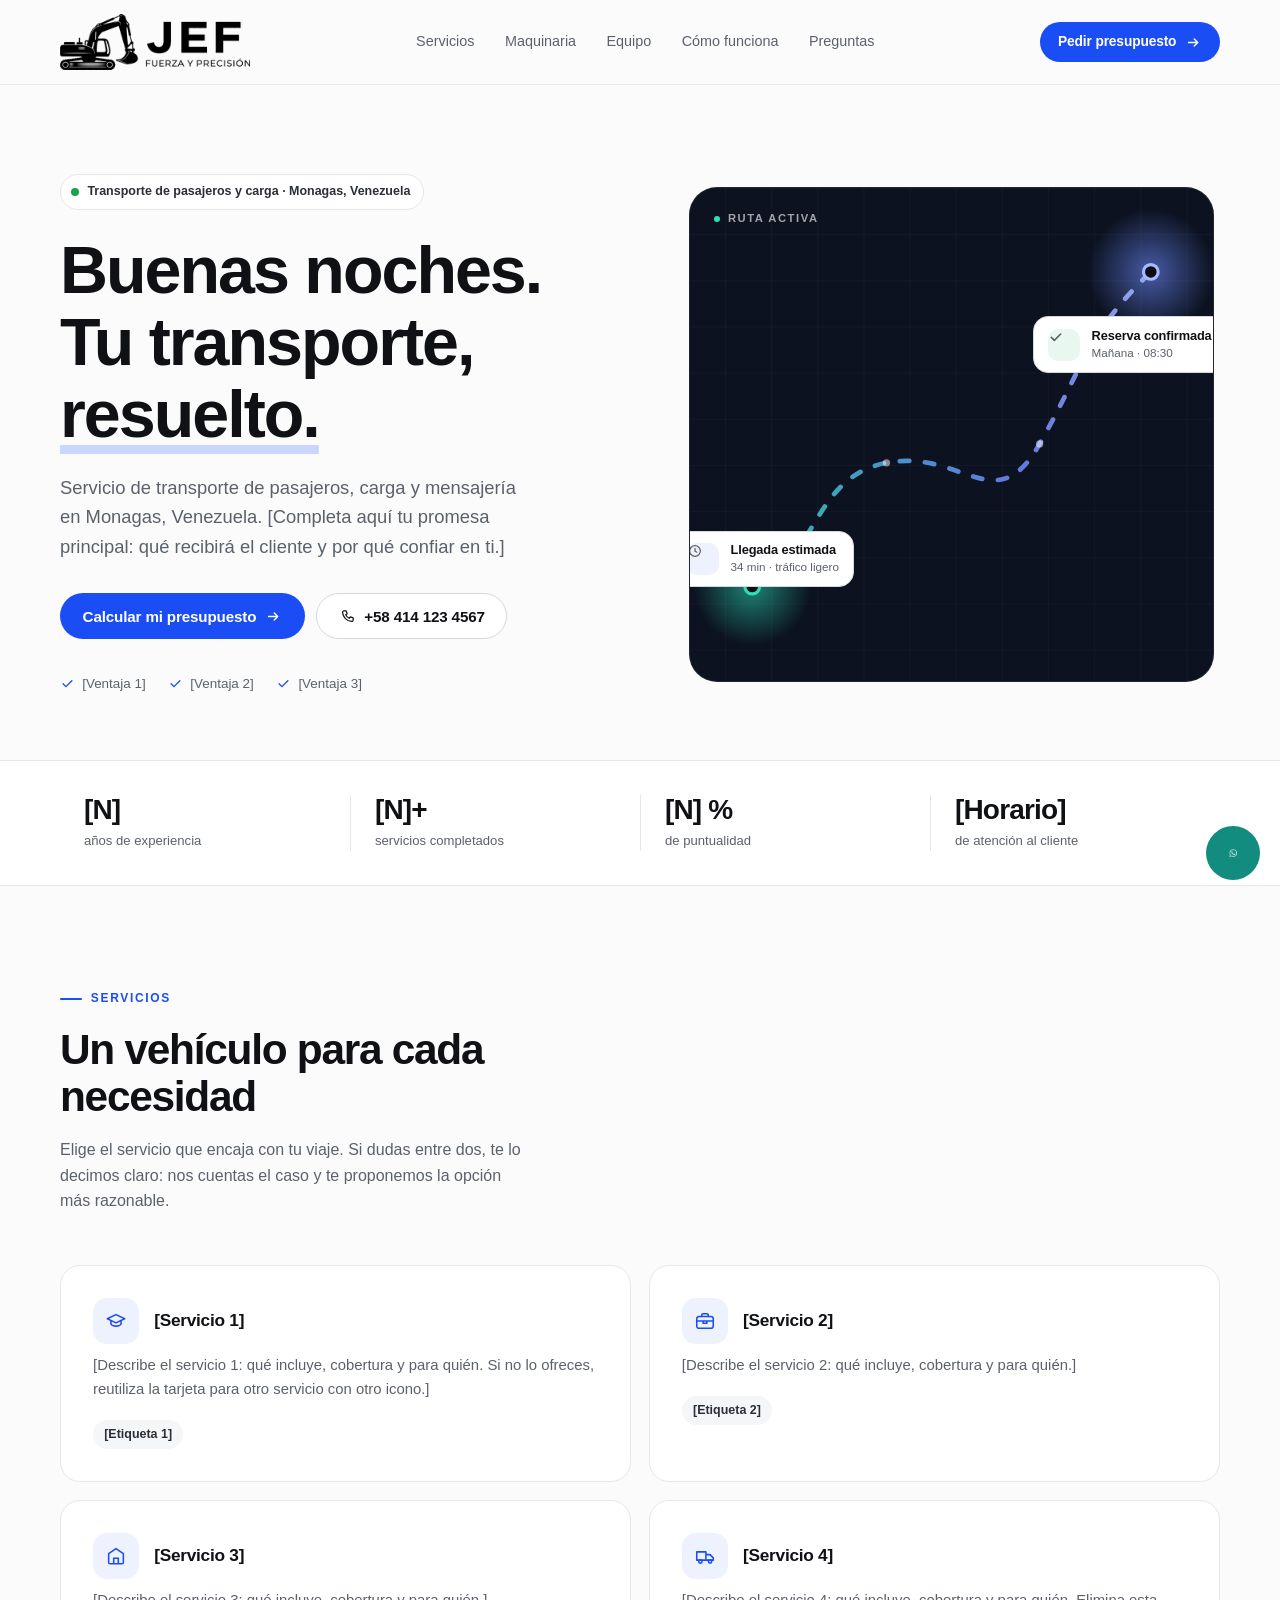
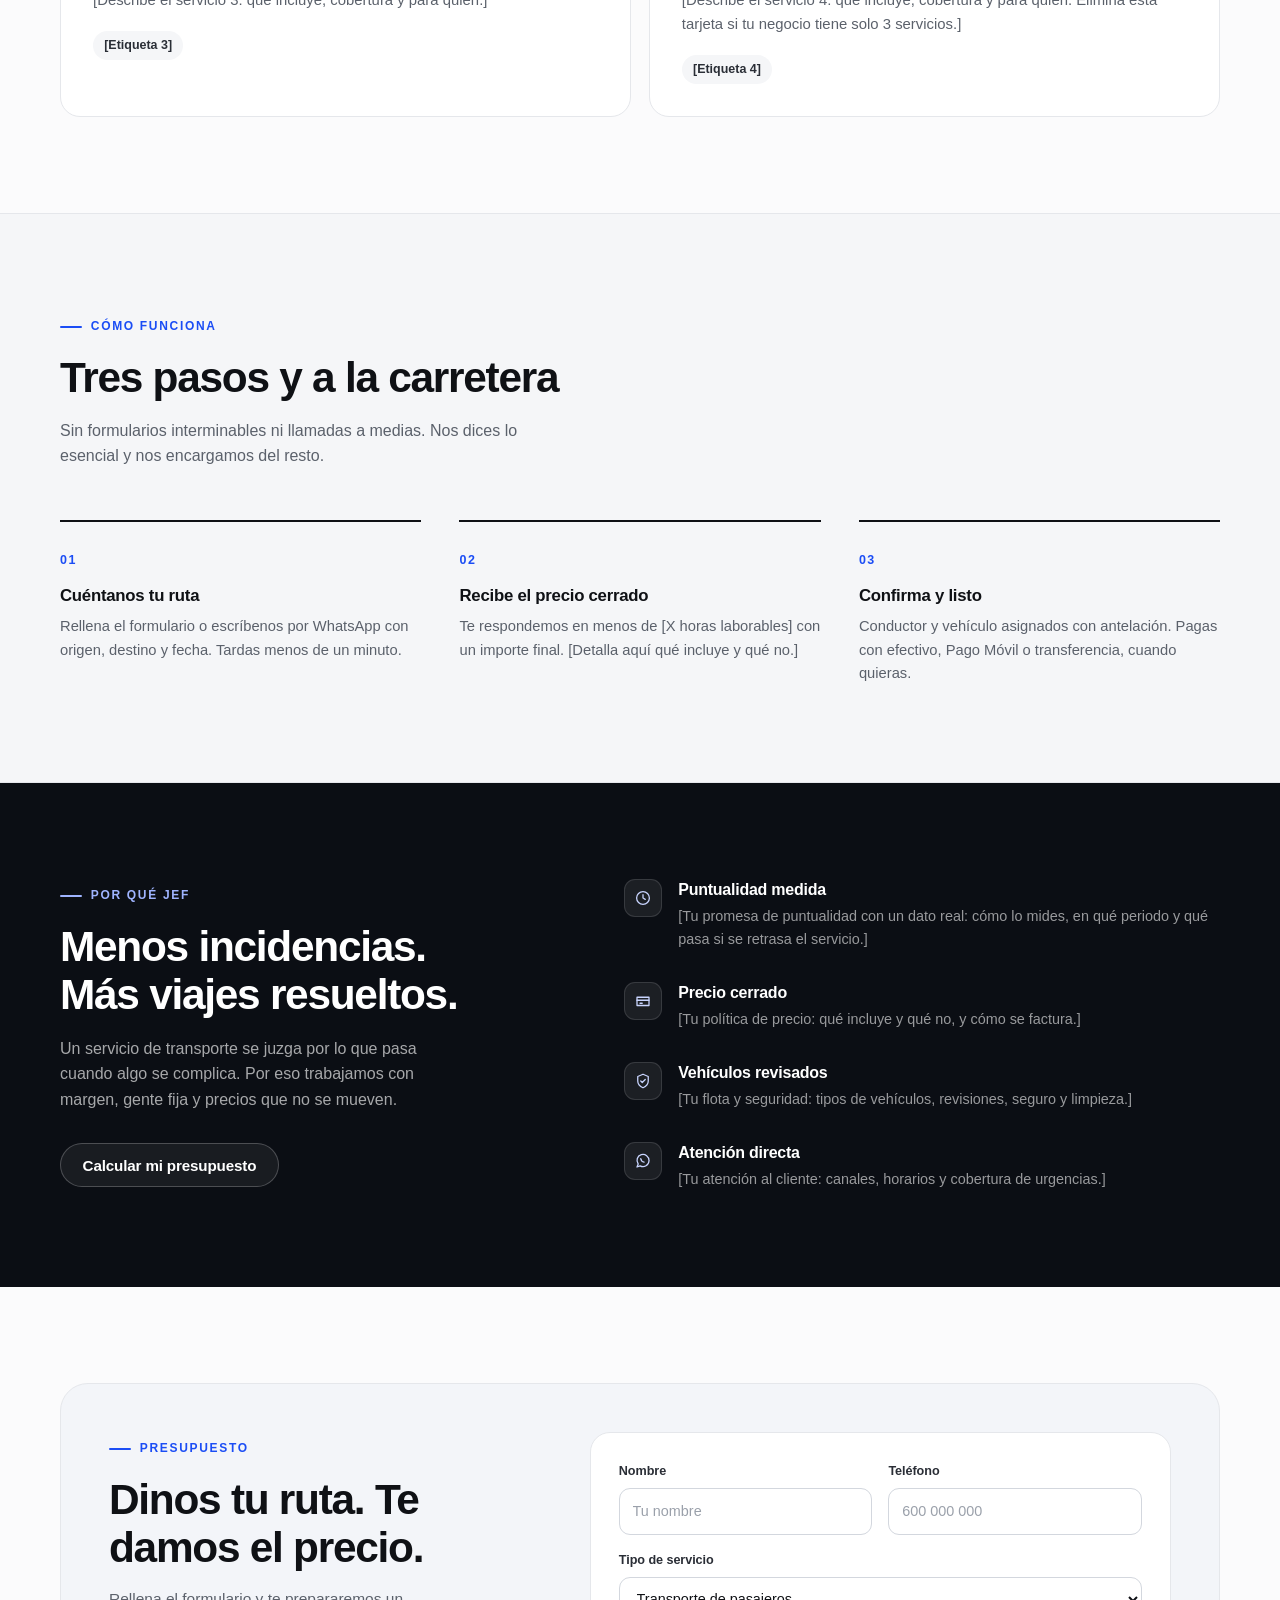
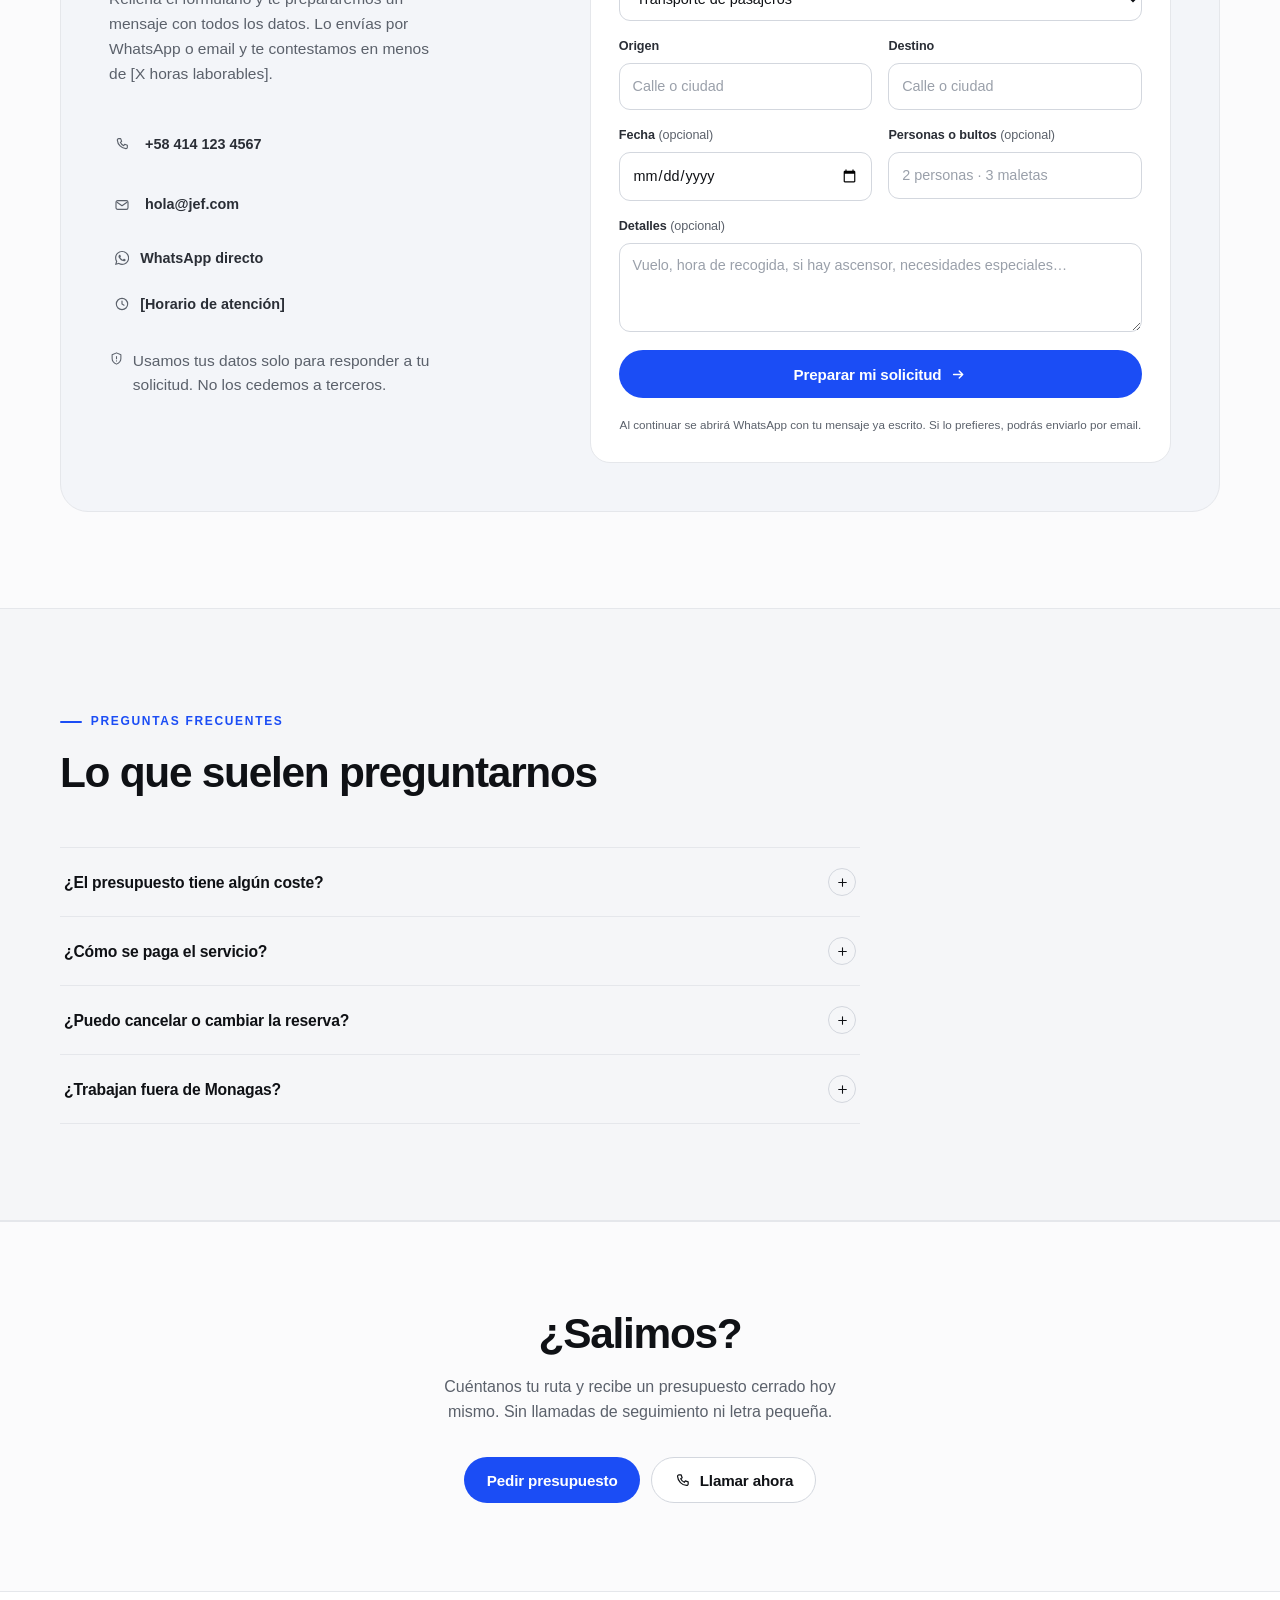
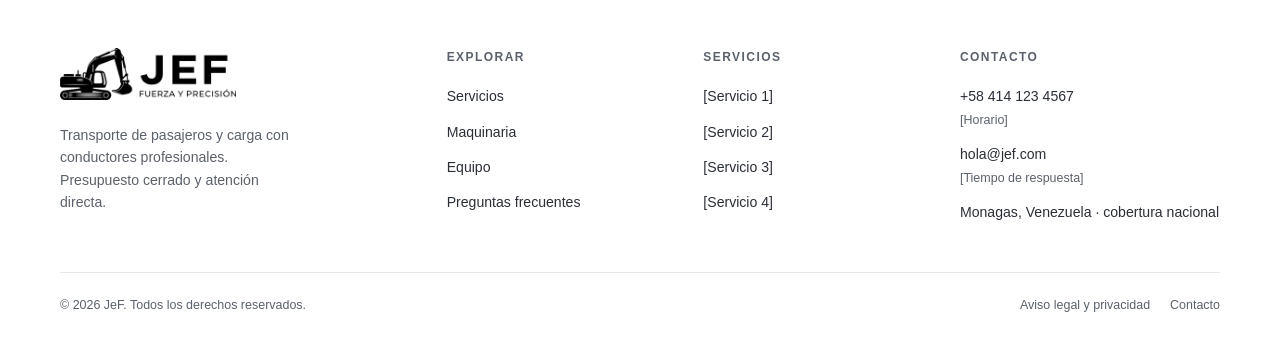
<file: index.html>
<!DOCTYPE html>
<html lang="es">
<head>
<meta charset="utf-8">
<meta name="viewport" content="width=device-width, initial-scale=1">
<title>JeF — Transporte de pasajeros y carga</title>
<meta name="description" content="Servicio de transporte de pasajeros, carga y mensajería en Monagas, Venezuela. Pide tu presupuesto sin compromiso.">
<meta name="theme-color" content="#FBFBFC">
<link rel="stylesheet" href="styles.css?v=20261117a">
<meta property="og:type" content="website">
<meta property="og:title" content="JeF — Tu transporte, resuelto">
<meta property="og:description" content="Transporte de pasajeros, carga y mensajería en Monagas, Venezuela. Pide tu presupuesto sin compromiso.">
<meta property="og:locale" content="es_VE">
<link rel="icon" href="data:image/svg+xml,%3Csvg xmlns='http://www.w3.org/2000/svg' viewBox='0 0 32 32'%3E%3Crect width='32' height='32' rx='9' fill='%231B4DF5'/%3E%3Cpath d='M8 9h4.4l3.6 10.2L19.6 9H24l-6.1 15h-3.8z' fill='%23fff'/%3E%3C/svg%3E">
</head>
<body>
<svg class="svg-defs" width="0" height="0" style="position:absolute" aria-hidden="true" focusable="false">
        <!-- Logo de WhatsApp (glifo insertado; uso <use> para reutilizarlo en todos los botones) -->
        <symbol id="wa" viewBox="0 32 442 448"><path fill="currentColor" d="M380.9 97.1C339 55.1 283.2 32 223.9 32c-122.4 0-222 99.6-222 222 0 39.1 10.2 77.3 29.6 111L0 480l117.7-30.9c32.4 17.7 68.9 27 106.1 27h.1c122.3 0 224.1-99.6 224.1-222 0-59.3-25.2-115-67.1-157zm-157 341.6c-33.2 0-65.7-8.9-94-25.7l-6.7-4-69.8 18.3L72 359.2l-4.4-7c-18.5-29.4-28.2-63.3-28.2-98.2 0-101.7 82.8-184.5 184.6-184.5 49.3 0 95.6 19.2 130.4 54.1 34.8 34.9 56.2 81.2 56.1 130.5 0 101.8-84.9 184.6-186.6 184.6zm101.2-138.2c-5.5-2.8-32.8-16.2-37.9-18-5.1-1.9-8.8-2.8-12.5 2.8-3.7 5.6-14.3 18-17.6 21.8-3.2 3.7-6.5 4.2-12 1.4-32.6-16.3-54-29.1-75.5-66-5.7-9.8 5.7-9.1 16.3-30.3 1.8-3.7.9-6.9-.5-9.7-1.4-2.8-12.5-30.1-17.1-41.2-4.5-10.8-9.1-9.3-12.5-9.5-3.2-.2-6.9-.2-10.6-.2-3.7 0-9.7 1.4-14.8 6.9-5.1 5.6-19.4 19-19.4 46.3 0 27.3 19.9 53.7 22.6 57.4 2.8 3.7 39.1 59.7 94.8 83.8 35.2 15.2 49 16.5 66.6 13.9 10.7-1.6 32.8-13.4 37.4-26.4 4.6-13 4.6-24.1 3.2-26.4-1.3-2.5-5-3.9-10.5-6.6z"/></symbol>
      </svg>
<a class="skip-link" href="#contenido">Saltar al contenido</a>

<header class="site-header">
  <div class="wrap header-inner">
    <a class="brand" href="#inicio" aria-label="JeF, inicio">
      <img class="brand-logo" src="img/jef-wordmark.webp" alt="JeF — Fuerza y precisión" width="476" height="140">
    </a>

    <nav class="site-nav" aria-label="Navegación principal">
      <a href="#servicios">Servicios</a>
      <a href="maquinaria.html">Maquinaria</a>
      <a href="equipo.html">Equipo</a>
      <a href="#como-funciona">Cómo funciona</a>
      <a href="#faq">Preguntas</a>
    </nav>

    <div class="header-actions">
      <a class="btn btn-primary btn-sm" href="#presupuesto">
        Pedir presupuesto
        <svg viewBox="0 0 24 24" fill="none" aria-hidden="true"><path d="M5 12h13m0 0-5-5m5 5-5 5" stroke="currentColor" stroke-width="2" stroke-linecap="round" stroke-linejoin="round"/></svg>
      </a>
      <button class="nav-toggle" id="navToggle" type="button" aria-label="Abrir menú" aria-expanded="false" aria-controls="mobileNav">
        <svg viewBox="0 0 24 24" fill="none" aria-hidden="true"><path class="nav-ico nav-ico-1" d="M4 7h16" stroke="currentColor" stroke-width="1.9" stroke-linecap="round"/><path class="nav-ico nav-ico-2" d="M4 12h16" stroke="currentColor" stroke-width="1.9" stroke-linecap="round"/><path class="nav-ico nav-ico-3" d="M4 17h16" stroke="currentColor" stroke-width="1.9" stroke-linecap="round"/></svg>
      </button>
    </div>
  </div>

  <div class="mobile-nav" id="mobileNav">
    <a href="#servicios">Servicios</a>
    <a href="maquinaria.html">Maquinaria</a>
    <a href="equipo.html">Equipo</a>
    <a href="#presupuesto">Pedir presupuesto</a>
    <a href="#faq">Preguntas frecuentes</a>
    <a class="btn btn-wa" href="#presupuesto" data-contact="whatsapp-link" data-wa-text="Hola, me gustaría pedir un presupuesto de transporte." target="_blank" rel="noopener"><svg viewBox="0 0 448 512" fill="currentColor" aria-hidden="true" class="btn-ic"><use href="#wa"/></svg>Escribir por WhatsApp</a>
  </div>
</header>

<main id="contenido" tabindex="-1">
  <!-- ===================== HERO ===================== -->
  <section class="hero" id="inicio">
    <div class="wrap hero-grid">
      <div class="hero-copy">
        <span class="eyebrow"><span class="pulse" aria-hidden="true"></span> Transporte de pasajeros y carga · Monagas, Venezuela</span>
        <h1><span id="saludo">Tu transporte,</span><br><span class="mark">resuelto.</span></h1>
        <p class="lede">Servicio de transporte de pasajeros, carga y mensajería en Monagas, Venezuela. [Completa aquí tu promesa principal: qué recibirá el cliente y por qué confiar en ti.]</p>

        <div class="hero-actions">
          <a class="btn btn-primary" href="#presupuesto">
            Calcular mi presupuesto
            <svg viewBox="0 0 24 24" fill="none" aria-hidden="true"><path d="M5 12h13m0 0-5-5m5 5-5 5" stroke="currentColor" stroke-width="1.9" stroke-linecap="round" stroke-linejoin="round"/></svg>
          </a>
          <a class="btn btn-secondary" href="tel:+584141234567" data-contact="phone-link">
            <svg viewBox="0 0 24 24" fill="none" aria-hidden="true"><path d="M7 4h3l1.5 4-2 1.5a10 10 0 0 0 5 5l1.5-2L20 14v3a2 2 0 0 1-2.2 2A14 14 0 0 1 5 6.2 2 2 0 0 1 7 4Z" stroke="currentColor" stroke-width="1.7" stroke-linejoin="round"/></svg>
            <span data-contact="phone">+58 414 123 4567</span>
          </a>
        </div>

        <ul class="hero-trust">
          <li><svg viewBox="0 0 24 24" fill="none" aria-hidden="true"><path d="m5 12.5 4.5 4.5L19 7.5" stroke="currentColor" stroke-width="2.2" stroke-linecap="round" stroke-linejoin="round"/></svg> [Ventaja 1]</li>
          <li><svg viewBox="0 0 24 24" fill="none" aria-hidden="true"><path d="m5 12.5 4.5 4.5L19 7.5" stroke="currentColor" stroke-width="2.2" stroke-linecap="round" stroke-linejoin="round"/></svg> [Ventaja 2]</li>
          <li><svg viewBox="0 0 24 24" fill="none" aria-hidden="true"><path d="m5 12.5 4.5 4.5L19 7.5" stroke="currentColor" stroke-width="2.2" stroke-linecap="round" stroke-linejoin="round"/></svg> [Ventaja 3]</li>
        </ul>
      </div>

      <div class="hero-visual" aria-hidden="true">
        <div class="hv-card">
          <svg class="map-svg" viewBox="0 0 520 470" fill="none" preserveAspectRatio="xMidYMid slice">
            <defs>
              <pattern id="grid" width="44" height="44" patternUnits="userSpaceOnUse">
                <path d="M44 0H0v44" stroke="rgba(255,255,255,.055)" stroke-width="1"/>
              </pattern>
              <linearGradient id="routeGrad" x1="70" y1="380" x2="450" y2="80" gradientUnits="userSpaceOnUse">
                <stop stop-color="#2BE0B7"/>
                <stop offset=".55" stop-color="#6E8BFF"/>
                <stop offset="1" stop-color="#A9B9FF"/>
              </linearGradient>
              <radialGradient id="glowA" cx=".5" cy=".5" r=".5">
                <stop stop-color="#2BE0B7" stop-opacity=".55"/>
                <stop offset="1" stop-color="#2BE0B7" stop-opacity="0"/>
              </radialGradient>
              <radialGradient id="glowB" cx=".5" cy=".5" r=".5">
                <stop stop-color="#6E8BFF" stop-opacity=".6"/>
                <stop offset="1" stop-color="#6E8BFF" stop-opacity="0"/>
              </radialGradient>
            </defs>
            <rect width="520" height="470" fill="url(#grid)"/>
            <circle cx="70" cy="380" r="56" fill="url(#glowA)"/>
            <circle cx="450" cy="80" r="60" fill="url(#glowB)"/>
            <path class="route" d="M70 380c64-26 56-104 128-118s104 56 146-18 44-104 106-164"
                  stroke="url(#routeGrad)" stroke-width="4.5" stroke-linecap="round" stroke-dasharray="9 15"/>
            <circle cx="70" cy="380" r="7" fill="#0B0E14" stroke="#2BE0B7" stroke-width="3"/>
            <circle cx="450" cy="80" r="7" fill="#0B0E14" stroke="#A9B9FF" stroke-width="3"/>
            <circle cx="198" cy="262" r="3.5" fill="rgba(255,255,255,.5)"/>
            <circle cx="344" cy="244" r="3.5" fill="rgba(255,255,255,.5)"/>
          </svg>

          <span class="hv-label"><span class="dot"></span> Ruta activa</span>

          <div class="float-card fc-1">
            <span class="fc-icon fc-icon--green">
              <svg viewBox="0 0 24 24" fill="none" aria-hidden="true"><path d="m5 12.5 4.5 4.5L19 7.5" stroke="currentColor" stroke-width="2.4" stroke-linecap="round" stroke-linejoin="round"/></svg>
            </span>
            <div>
              <strong>Reserva confirmada</strong>
              <span>Mañana · 08:30</span>
            </div>
          </div>

          <div class="float-card fc-2">
            <span class="fc-icon">
              <svg viewBox="0 0 24 24" fill="none" aria-hidden="true"><circle cx="12" cy="12" r="8" stroke="currentColor" stroke-width="1.8"/><path d="M12 8v4.2l2.6 1.6" stroke="currentColor" stroke-width="1.8" stroke-linecap="round"/></svg>
            </span>
            <div>
              <strong>Llegada estimada</strong>
              <span>34 min · tráfico ligero</span>
            </div>
          </div>
        </div>
      </div>
    </div>
  </section>

  <!-- ===================== CIFRAS ===================== -->
  <section class="stats" aria-label="Datos del servicio">
    <div class="wrap stats-grid">
        <!-- DATOS A RELLENAR: años de experiencia, n.º de servicios, % de puntualidad y horario. Solo están de plantilla. -->
      <div class="stat"><b>[N]</b><span>años de experiencia</span></div>
      <div class="stat"><b>[N]+</b><span>servicios completados</span></div>
      <div class="stat"><b>[N] %</b><span>de puntualidad</span></div>
      <div class="stat"><b>[Horario]</b><span>de atención al cliente</span></div>
    </div>
  </section>

  <!-- ===================== SERVICIOS ===================== -->
  <section class="section" id="servicios">
    <div class="wrap">
      <div class="section-head reveal">
        <span class="kicker">Servicios</span>
        <h2>Un vehículo para cada necesidad</h2>
        <p>Elige el servicio que encaja con tu viaje. Si dudas entre dos, te lo decimos claro: nos cuentas el caso y te proponemos la opción más razonable.</p>
      </div>

      <div class="services-grid">
        <article class="service reveal">
                    <div class="service-head">
            <span class="service-icon" aria-hidden="true">
            <svg viewBox="0 0 24 24" fill="none"><path d="M2.5 9.5 12 5l9.5 4.5-9.5 4.5-9.5-4.5Z" stroke="currentColor" stroke-width="1.7" stroke-linejoin="round"/><path d="M6.5 11.8V15c0 1.1 2.5 2.6 5.5 2.6s5.5-1.5 5.5-2.6v-3.2" stroke="currentColor" stroke-width="1.7" stroke-linejoin="round"/></svg>
          </span>
                      <h3>[Servicio 1]</h3>
          </div>
          <p>[Describe el servicio 1: qué incluye, cobertura y para quién. Si no lo ofreces, reutiliza la tarjeta para otro servicio con otro icono.]</p>
          <span class="service-meta">[Etiqueta 1]</span>
        </article>

        <article class="service reveal">
                    <div class="service-head">
            <span class="service-icon" aria-hidden="true">
            <svg viewBox="0 0 24 24" fill="none"><rect x="3" y="7" width="18" height="13" rx="2.5" stroke="currentColor" stroke-width="1.7"/><path d="M8.5 7V5.5A1.5 1.5 0 0 1 10 4h4a1.5 1.5 0 0 1 1.5 1.5V7M3 12h18" stroke="currentColor" stroke-width="1.7" stroke-linecap="round"/><path d="M10 12v2.5h4V12" stroke="currentColor" stroke-width="1.7"/></svg>
          </span>
                      <h3>[Servicio 2]</h3>
          </div>
          <p>[Describe el servicio 2: qué incluye, cobertura y para quién.]</p>
          <span class="service-meta">[Etiqueta 2]</span>
        </article>

        <article class="service reveal">
                    <div class="service-head">
            <span class="service-icon" aria-hidden="true">
            <svg viewBox="0 0 24 24" fill="none"><path d="M4 9.5 12 4l8 5.5V19a1.5 1.5 0 0 1-1.5 1.5h-13A1.5 1.5 0 0 1 4 19V9.5Z" stroke="currentColor" stroke-width="1.7" stroke-linejoin="round"/><path d="M9.5 20.5v-6h5v6" stroke="currentColor" stroke-width="1.7"/></svg>
          </span>
                      <h3>[Servicio 3]</h3>
          </div>
          <p>[Describe el servicio 3: qué incluye, cobertura y para quién.]</p>
          <span class="service-meta">[Etiqueta 3]</span>
        </article>

        <article class="service reveal">
                    <div class="service-head">
            <span class="service-icon" aria-hidden="true">
            <svg viewBox="0 0 24 24" fill="none"><path d="M3 7.5h10v9H3zM13 10.5h4.5l3.5 3.5v2.5h-8" stroke="currentColor" stroke-width="1.7" stroke-linejoin="round"/><circle cx="7" cy="18" r="1.8" stroke="currentColor" stroke-width="1.7"/><circle cx="17.5" cy="18" r="1.8" stroke="currentColor" stroke-width="1.7"/></svg>
          </span>
                      <h3>[Servicio 4]</h3>
          </div>
          <p>[Describe el servicio 4: qué incluye, cobertura y para quién. Elimina esta tarjeta si tu negocio tiene solo 3 servicios.]</p>
          <span class="service-meta">[Etiqueta 4]</span>
        </article>
      </div>
    </div>
  </section>

  <!-- ===================== CÓMO FUNCIONA ===================== -->
  <section class="section band-soft" id="como-funciona">
    <div class="wrap">
      <div class="section-head reveal">
        <span class="kicker">Cómo funciona</span>
        <h2>Tres pasos y a la carretera</h2>
        <p>Sin formularios interminables ni llamadas a medias. Nos dices lo esencial y nos encargamos del resto.</p>
      </div>

      <div class="steps">
        <div class="step reveal">
          <span class="step-num">01</span>
          <h3>Cuéntanos tu ruta</h3>
          <p>Rellena el formulario o escríbenos por WhatsApp con origen, destino y fecha. Tardas menos de un minuto.</p>
        </div>
        <div class="step reveal">
          <span class="step-num">02</span>
          <h3>Recibe el precio cerrado</h3>
          <p>Te respondemos en menos de [X horas laborables] con un importe final. [Detalla aquí qué incluye y qué no.]</p>
        </div>
        <div class="step reveal">
          <span class="step-num">03</span>
          <h3>Confirma y listo</h3>
          <p>Conductor y vehículo asignados con antelación. Pagas con efectivo, Pago Móvil o transferencia, cuando quieras.</p>
        </div>
      </div>
    </div>
  </section>

  <!-- ===================== POR QUÉ ===================== -->
  <section class="dark-band" id="por-que">
    <div class="wrap why-grid">
      <div class="why-copy reveal">
        <span class="kicker kicker--light">Por qué JeF</span>
        <h2>Menos incidencias.<br>Más viajes resueltos.</h2>
        <p>Un servicio de transporte se juzga por lo que pasa cuando algo se complica. Por eso trabajamos con margen, gente fija y precios que no se mueven.</p>
        <a class="btn btn-ghost-light" href="#presupuesto">Calcular mi presupuesto</a>
      </div>

      <ul class="why-list">
        <li class="why-item reveal">
          <span class="why-icon" aria-hidden="true"><svg viewBox="0 0 24 24" fill="none"><circle cx="12" cy="12" r="8.5" stroke="currentColor" stroke-width="1.7"/><path d="M12 7.5V12l3 1.8" stroke="currentColor" stroke-width="1.7" stroke-linecap="round"/></svg></span>
          <div>
            <h3>Puntualidad medida</h3>
            <p>[Tu promesa de puntualidad con un dato real: cómo lo mides, en qué periodo y qué pasa si se retrasa el servicio.]</p>
          </div>
        </li>
        <li class="why-item reveal">
          <span class="why-icon" aria-hidden="true"><svg viewBox="0 0 24 24" fill="none"><path d="M4 7h16v11H4z" stroke="currentColor" stroke-width="1.7" stroke-linejoin="round"/><path d="M4 11h16M8 15h3" stroke="currentColor" stroke-width="1.7" stroke-linecap="round"/></svg></span>
          <div>
            <h3>Precio cerrado</h3>
            <p>[Tu política de precio: qué incluye y qué no, y cómo se factura.]</p>
          </div>
        </li>
        <li class="why-item reveal">
          <span class="why-icon" aria-hidden="true"><svg viewBox="0 0 24 24" fill="none"><path d="M12 3 5 6v6c0 4 3 7.2 7 9 4-1.8 7-5 7-9V6l-7-3Z" stroke="currentColor" stroke-width="1.7" stroke-linejoin="round"/><path d="m9 12 2 2 4-4" stroke="currentColor" stroke-width="1.7" stroke-linecap="round" stroke-linejoin="round"/></svg></span>
          <div>
            <h3>Vehículos revisados</h3>
            <p>[Tu flota y seguridad: tipos de vehículos, revisiones, seguro y limpieza.]</p>
          </div>
        </li>
        <li class="why-item reveal">
          <span class="why-icon" aria-hidden="true"><svg viewBox="0 0 24 24" fill="none"><path d="M20 11.5a8 8 0 0 1-11.9 7L4 20l1.6-4A8 8 0 1 1 20 11.5Z" stroke="currentColor" stroke-width="1.7" stroke-linejoin="round"/><path d="M9 8.8c.4 2.6 1.9 4.2 4.4 4.8" stroke="currentColor" stroke-width="1.7" stroke-linecap="round"/></svg></span>
          <div>
            <h3>Atención directa</h3>
            <p>[Tu atención al cliente: canales, horarios y cobertura de urgencias.]</p>
          </div>
        </li>
      </ul>
    </div>
  </section>

  <!-- ===================== PRESUPUESTO ===================== -->
  <section class="section" id="presupuesto">
    <div class="wrap">
      <div class="quote-wrap reveal">
        <div class="quote-grid">
          <div class="quote-copy">
            <span class="kicker">Presupuesto</span>
            <h2>Dinos tu ruta. Te damos el precio.</h2>
            <p>Rellena el formulario y te prepararemos un mensaje con todos los datos. Lo envías por WhatsApp o email y te contestamos en menos de [X horas laborables].</p>

            <ul class="contact-list">
              <li>
                <a href="tel:+584141234567" data-contact="phone-link">
                  <svg viewBox="0 0 24 24" fill="none" aria-hidden="true"><path d="M7 4h3l1.5 4-2 1.5a10 10 0 0 0 5 5l1.5-2L20 14v3a2 2 0 0 1-2.2 2A14 14 0 0 1 5 6.2 2 2 0 0 1 7 4Z" stroke="currentColor" stroke-width="1.7" stroke-linejoin="round"/></svg>
                  <span data-contact="phone">+58 414 123 4567</span>
                </a>
              </li>
              <li>
                <a href="mailto:hola@jef.com" data-contact="email-link">
                  <svg viewBox="0 0 24 24" fill="none" aria-hidden="true"><rect x="3" y="5.5" width="18" height="13" rx="2.5" stroke="currentColor" stroke-width="1.7"/><path d="m4 7.5 8 5.5 8-5.5" stroke="currentColor" stroke-width="1.7" stroke-linejoin="round"/></svg>
                  <span data-contact="email">hola@jef.com</span>
                </a>
              </li>
              <li>
                <a href="#presupuesto" data-contact="whatsapp-link" data-wa-text="Hola, me gustaría pedir un presupuesto de transporte." target="_blank" rel="noopener">
                  <svg viewBox="0 0 448 512" fill="currentColor" aria-hidden="true"><use href="#wa"/></svg>
                  WhatsApp directo
                </a>
              </li>
              <li>
                <span>
                  <svg viewBox="0 0 24 24" fill="none" aria-hidden="true"><circle cx="12" cy="12" r="8.5" stroke="currentColor" stroke-width="1.7"/><path d="M12 7.5V12l3 1.8" stroke="currentColor" stroke-width="1.7" stroke-linecap="round"/></svg>
                  [Horario de atención]
                </span>
              </li>
            </ul>

            <p class="quote-note">
              <svg viewBox="0 0 24 24" fill="none" aria-hidden="true"><path d="M12 3 5 6v6c0 4 3 7.2 7 9 4-1.8 7-5 7-9V6l-7-3Z" stroke="currentColor" stroke-width="1.7" stroke-linejoin="round"/><path d="M12 9v3.5M12 15.5v.5" stroke="currentColor" stroke-width="1.7" stroke-linecap="round"/></svg>
              Usamos tus datos solo para responder a tu solicitud. No los cedemos a terceros.
            </p>
          </div>

          <div>
            <form class="quote-form" id="quoteForm" novalidate>
              <div class="field">
                <label for="nombre">Nombre</label>
                <input id="nombre" name="nombre" type="text" autocomplete="name" placeholder="Tu nombre" required>
              </div>
              <div class="field">
                <label for="telefono">Teléfono</label>
                <input id="telefono" name="telefono" type="tel" inputmode="tel" autocomplete="tel" placeholder="600 000 000" required>
              </div>

              <div class="field field--full">
                <label for="servicio">Tipo de servicio</label>
                <select id="servicio" name="servicio" required>
                  <option value="transporte de pasajeros">Transporte de pasajeros</option>
                  <option value="transporte para empresas">Transporte para empresas</option>
                  <option value="mudanza o flete">Mudanza o flete</option>
                  <option value="mensajería">Mensajería</option>
                  <option value="otro servicio">Otro servicio</option>
                </select>
              </div>

              <div class="field">
                <label for="origen">Origen</label>
                <input id="origen" name="origen" type="text" placeholder="Calle o ciudad" required>
              </div>
              <div class="field">
                <label for="destino">Destino</label>
                <input id="destino" name="destino" type="text" placeholder="Calle o ciudad" required>
              </div>

              <div class="field">
                <label for="fecha">Fecha <span class="opt">(opcional)</span></label>
                <input id="fecha" name="fecha" type="date">
              </div>
              <div class="field">
                <label for="detalle">Personas o bultos <span class="opt">(opcional)</span></label>
                <input id="detalle" name="detalle" type="text" placeholder="2 personas · 3 maletas">
              </div>

              <div class="field field--full">
                <label for="notas">Detalles <span class="opt">(opcional)</span></label>
                <textarea id="notas" name="notas" rows="3" placeholder="Vuelo, hora de recogida, si hay ascensor, necesidades especiales…"></textarea>
              </div>

              <button class="btn btn-primary" type="submit">
                Preparar mi solicitud
                <svg viewBox="0 0 24 24" fill="none" aria-hidden="true"><path d="M5 12h13m0 0-5-5m5 5-5 5" stroke="currentColor" stroke-width="1.9" stroke-linecap="round" stroke-linejoin="round"/></svg>
              </button>
              <p class="form-legal">Al continuar se abrirá WhatsApp con tu mensaje ya escrito. Si lo prefieres, podrás enviarlo por email.</p>
            </form>

            <div class="form-success" id="formSuccess" role="status" tabindex="-1" hidden>
              <span class="fs-icon" aria-hidden="true">
                <svg viewBox="0 0 24 24" fill="none"><path d="m5 12.5 4.5 4.5L19 7.5" stroke="currentColor" stroke-width="2.4" stroke-linecap="round" stroke-linejoin="round"/></svg>
              </span>
              <h3>Tu solicitud está lista</h3>
              <p>Envíala por WhatsApp o email. Te confirmamos el precio y la disponibilidad en menos de [X horas laborables].</p>
              <div class="fs-actions">
                <a class="btn btn-wa" id="waSend" href="#" target="_blank" rel="noopener">
                  <svg viewBox="0 0 448 512" fill="currentColor" aria-hidden="true"><use href="#wa"/></svg>
                  Abrir WhatsApp
                </a>
                <a class="btn btn-secondary" id="mailSend" href="#">
                  <svg viewBox="0 0 24 24" fill="none" aria-hidden="true"><rect x="3" y="5.5" width="18" height="13" rx="2.5" stroke="currentColor" stroke-width="1.7"/><path d="m4 7.5 8 5.5 8-5.5" stroke="currentColor" stroke-width="1.7" stroke-linejoin="round"/></svg>
                  Enviar por email
                </a>
              </div>
              <button class="link-btn" id="editRequest" type="button">Volver a editar los datos</button>
            </div>
          </div>
        </div>
      </div>
    </div>
  </section>

  <!-- ===================== FAQ ===================== -->
  <section class="section band-soft" id="faq">
    <div class="wrap">
      <div class="section-head reveal">
        <span class="kicker">Preguntas frecuentes</span>
        <h2>Lo que suelen preguntarnos</h2>
      </div>

      <div class="faq">
        <details class="reveal">
          <summary>¿El presupuesto tiene algún coste?<span class="plus" aria-hidden="true"><svg viewBox="0 0 24 24" fill="none"><path d="M12 5v14M5 12h14" stroke="currentColor" stroke-width="2" stroke-linecap="round"/></svg></span></summary>
          <p>[Indica si pedir presupuesto es gratuito y qué condiciones aplican.]</p>
        </details>
        <details class="reveal">
          <summary>¿Cómo se paga el servicio?<span class="plus" aria-hidden="true"><svg viewBox="0 0 24 24" fill="none"><path d="M12 5v14M5 12h14" stroke="currentColor" stroke-width="2" stroke-linecap="round"/></svg></span></summary>
          <p>[Deja claro las formas de pago: efectivo, Pago Móvil, Zelle, transferencia… y condiciones de factura para empresas.]</p>
        </details>
        <details class="reveal">
          <summary>¿Puedo cancelar o cambiar la reserva?<span class="plus" aria-hidden="true"><svg viewBox="0 0 24 24" fill="none"><path d="M12 5v14M5 12h14" stroke="currentColor" stroke-width="2" stroke-linecap="round"/></svg></span></summary>
          <p>[Define tu política de cancelación y cambios: plazos, coste y vía de contacto.]</p>
        </details>
        <details class="reveal">
          <summary>¿Trabajan fuera de Monagas?<span class="plus" aria-hidden="true"><svg viewBox="0 0 24 24" fill="none"><path d="M12 5v14M5 12h14" stroke="currentColor" stroke-width="2" stroke-linecap="round"/></svg></span></summary>
          <p>[Define tu alcance real: municipios que cubres dentro de Monagas, rutas a otros estados y cómo pediros trayectos largos.]</p>
        </details>
      </div>
    </div>
  </section>

  <!-- ===================== CIERRE ===================== -->
  <section class="closing">
    <div class="wrap">
      <h2>¿Salimos?</h2>
      <p>Cuéntanos tu ruta y recibe un presupuesto cerrado hoy mismo. Sin llamadas de seguimiento ni letra pequeña.</p>
      <div class="closing-actions">
        <a class="btn btn-primary" href="#presupuesto">Pedir presupuesto</a>
        <a class="btn btn-secondary" href="tel:+584141234567" data-contact="phone-link">
          <svg viewBox="0 0 24 24" fill="none" aria-hidden="true"><path d="M7 4h3l1.5 4-2 1.5a10 10 0 0 0 5 5l1.5-2L20 14v3a2 2 0 0 1-2.2 2A14 14 0 0 1 5 6.2 2 2 0 0 1 7 4Z" stroke="currentColor" stroke-width="1.7" stroke-linejoin="round"/></svg>
          Llamar ahora
        </a>
      </div>
    </div>
  </section>
</main>

<footer class="site-footer">
  <div class="wrap">
    <div class="footer-grid">
      <div class="footer-brand">
        <a class="brand" href="#inicio" aria-label="JeF, inicio">
      <img class="brand-logo brand-logo--full" src="img/jef-logo.webp" alt="JeF — Fuerza y precisión" width="380" height="112">
    </a>
        <p>Transporte de pasajeros y carga con conductores profesionales. Presupuesto cerrado y atención directa.</p>
      </div>

      <div class="footer-col">
        <h4>Explorar</h4>
        <ul>
          <li><a href="#servicios">Servicios</a></li>
          <li><a href="maquinaria.html">Maquinaria</a></li>
          <li><a href="equipo.html">Equipo</a></li>
          <li><a href="#faq">Preguntas frecuentes</a></li>
        </ul>
      </div>

      <div class="footer-col">
        <h4>Servicios</h4>
        <ul>
          <li><a href="#servicios">[Servicio 1]</a></li>
          <li><a href="#servicios">[Servicio 2]</a></li>
          <li><a href="#servicios">[Servicio 3]</a></li>
          <li><a href="#servicios">[Servicio 4]</a></li>
        </ul>
      </div>

      <div class="footer-col">
        <h4>Contacto</h4>
        <ul>
          <li><a href="tel:+584141234567" data-contact="phone-link"><span data-contact="phone">+58 414 123 4567</span><span class="small">[Horario]</span></a></li>
          <li><a href="mailto:hola@jef.com" data-contact="email-link"><span data-contact="email">hola@jef.com</span><span class="small">[Tiempo de respuesta]</span></a></li>
          <li><span>Monagas, Venezuela · cobertura nacional</span></li>
        </ul>
      </div>
    </div>

    <div class="footer-bottom">
      <span>© <span data-contact="year">2026</span> JeF. Todos los derechos reservados.</span>
      <nav aria-label="Enlaces legales">
        <a href="legal.html">Aviso legal y privacidad</a>
        <a href="#presupuesto">Contacto</a>
      </nav>
    </div>
  </div>
</footer>

<script type="application/ld+json">
{
  "@context": "https://schema.org",
  "@type": "LocalBusiness",
  "name": "JeF",
  "description": "Servicio de transporte de pasajeros, carga y mensajería en Monagas, Venezuela. Presupuesto cerrado.",
  "telephone": "+584141234567",
  "email": "hola@jef.com",
  "priceRange": "VES · USD",
  "areaServed": "VE",
  "address": {
    "@type": "PostalAddress",
    "addressLocality": "Maturín",
    "addressRegion": "Monagas",
    "addressCountry": "VE"
  }
}
</script>

  <!-- Botón flotante de WhatsApp (el href lo rellena script.js con data-contact) -->
  <a class="btn btn-wa wa-float" href="#" data-contact="whatsapp-link" data-wa-text="Hola, me gustaría pedir un presupuesto de transporte." target="_blank" rel="noopener" aria-label="Escribir por WhatsApp">
    <img src="img/wa-icon.webp" alt="WhatsApp" width="32" height="32" loading="lazy">
  </a>

  <!-- Botón Volver arriba (se muestra al bajar más de 300px, ver script.js) -->
  <button class="to-top" id="toTop" type="button" aria-label="Volver arriba">
    <svg viewBox="0 0 24 24" fill="none" aria-hidden="true" style="width:22px;height:22px;"><path d="M12 19V6m0 0-6 6m6-6 6 6" stroke="currentColor" stroke-width="2" stroke-linecap="round" stroke-linejoin="round"/></svg>
  </button>

<script src="script.js?v=20261117a" defer></script>
</body>
</html>
</file>
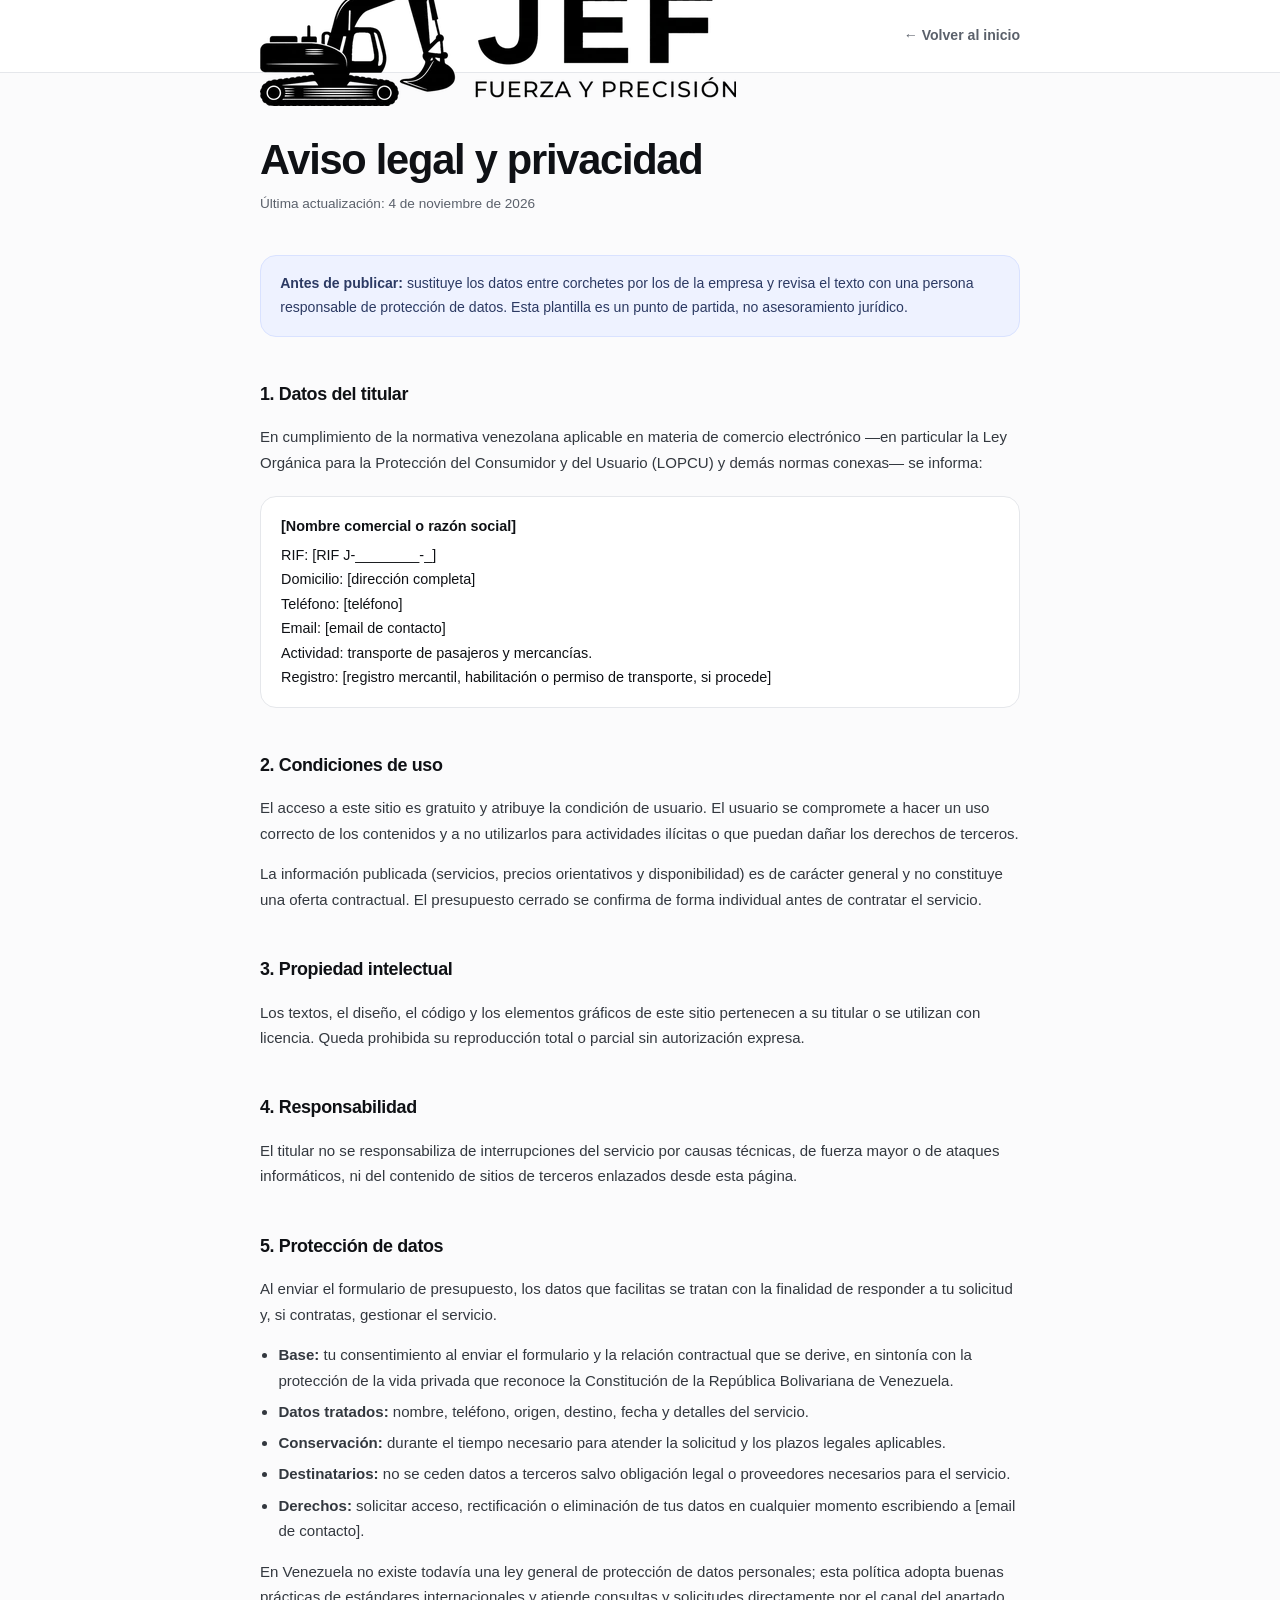
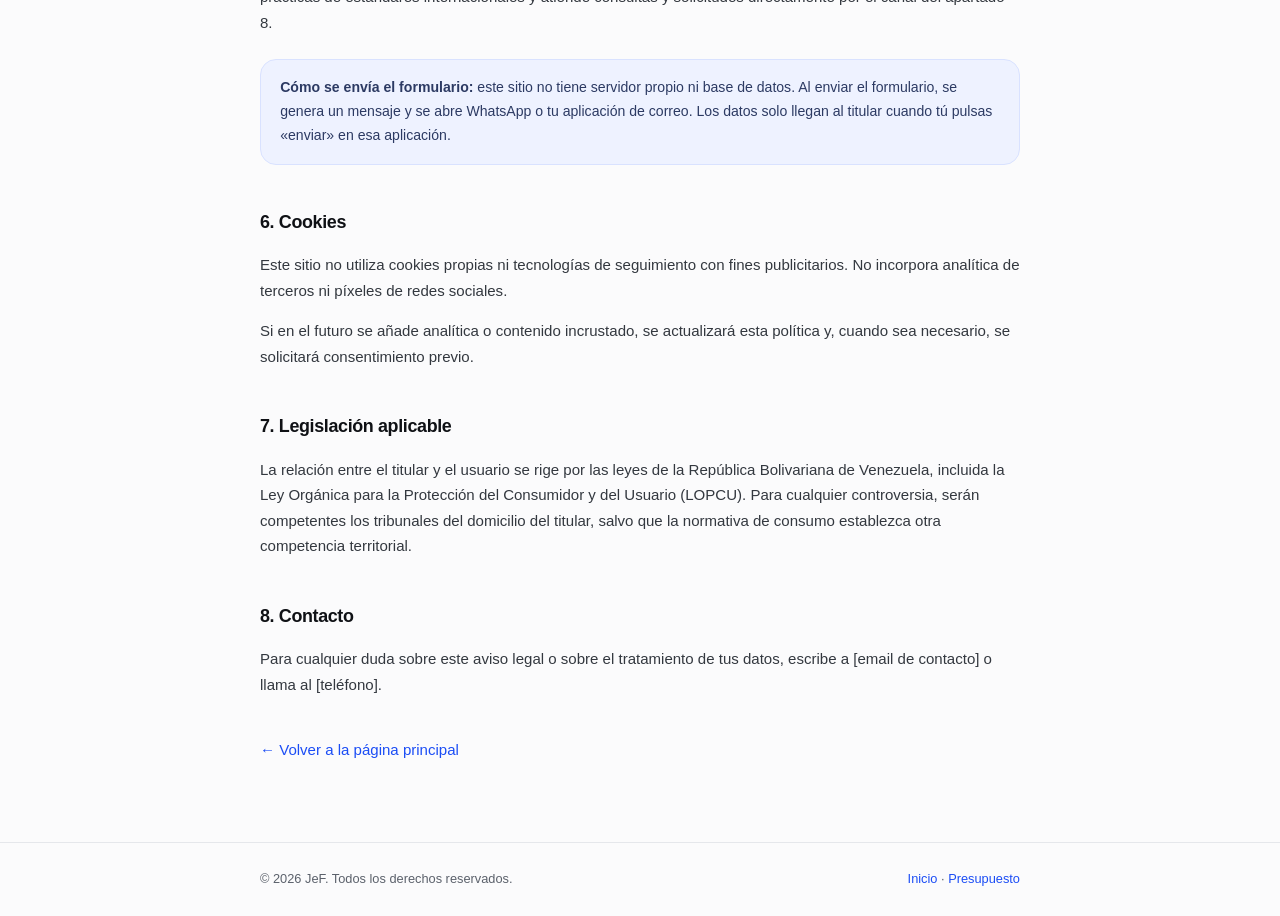
<file: legal.html>
<!DOCTYPE html>
<html lang="es">
<head>
<meta charset="utf-8">
<meta name="viewport" content="width=device-width, initial-scale=1">
<title>Aviso legal y privacidad — JeF</title>
<meta name="description" content="Aviso legal, política de privacidad y uso de cookies de JeF.">
<meta name="robots" content="noindex">
<meta name="theme-color" content="#FBFBFC">
<link rel="icon" href="data:image/svg+xml,%3Csvg xmlns='http://www.w3.org/2000/svg' viewBox='0 0 32 32'%3E%3Crect width='32' height='32' rx='9' fill='%231B4DF5'/%3E%3Cpath d='M8 9h4.4l3.6 10.2L19.6 9H24l-6.1 15h-3.8z' fill='%23fff'/%3E%3C/svg%3E">
<style>
  :root{
    --ink:#0F1115;--muted:#5B616B;--line:#E5E7EB;--bg:#FBFBFC;--white:#fff;
    --accent:#1B4DF5;--accent-tint:#EEF2FF;
    --font:-apple-system,BlinkMacSystemFont,"Segoe UI","Inter",Roboto,Helvetica,Arial,sans-serif;
  }
  *,*::before,*::after{box-sizing:border-box}
  body{
    margin:0;background:var(--bg);color:var(--ink);font-family:var(--font);
    line-height:1.7;-webkit-font-smoothing:antialiased;
  }
  a{color:var(--accent);text-decoration:none}
  a:hover{text-decoration:underline;text-underline-offset:3px}
  ::selection{background:#D7E0FF;color:var(--ink)}
  .wrap{width:min(760px,100% - 2.5rem);margin-inline:auto}
  header{border-bottom:1px solid var(--line);background:var(--white)}
  .bar{display:flex;align-items:center;justify-content:space-between;gap:1rem;height:72px}
  .brand{display:inline-flex;align-items:center;gap:.6rem;font-weight:700;letter-spacing:-.03em;font-size:1.12rem;color:var(--ink)}
  .brand-mark{width:32px;height:32px;border-radius:9px;background:var(--accent);color:#fff;display:grid;place-items:center;flex:none}
  .brand-mark svg{width:17px;height:17px}
  .back{font-size:.88rem;font-weight:550;color:var(--muted)}
  .back:hover{color:var(--ink);text-decoration:none}
  main{padding:clamp(2.5rem,6vw,4rem) 0 4rem}
  h1{font-size:clamp(1.9rem,4.5vw,2.6rem);letter-spacing:-.03em;line-height:1.1;margin:0 0 .6rem}
  .updated{font-size:.85rem;color:var(--muted);margin:0 0 2.5rem}
  h2{font-size:1.12rem;letter-spacing:-.02em;margin:2.6rem 0 .7rem}
  h3{font-size:.98rem;margin:1.5rem 0 .4rem}
  p,li{font-size:.94rem;color:#33383F}
  ul{padding-left:1.15rem;margin:.5rem 0}
  li{margin-bottom:.35rem}
  .box{
    background:var(--white);border:1px solid var(--line);border-radius:16px;
    padding:1.1rem 1.25rem;margin:1.25rem 0;font-size:.9rem;
  }
  .box strong{display:block;margin-bottom:.25rem}
  .note{background:var(--accent-tint);border:1px solid #D9E2FF;border-radius:16px;padding:1rem 1.2rem;margin:1.5rem 0;font-size:.88rem;color:#2C3A63}
  footer{border-top:1px solid var(--line);padding:1.6rem 0;font-size:.8rem;color:var(--muted)}
  .foot{display:flex;flex-wrap:wrap;gap:.6rem 1.2rem;justify-content:space-between;align-items:center}
  @media (max-width:520px){
    .bar{height:64px}
    .foot{flex-direction:column;align-items:flex-start}
  }
</style>
</head>
<body>
<header>
  <div class="wrap bar">
    <a class="brand" href="index.html">
      <img class="brand-logo" src="img/jef-wordmark.webp" alt="JeF — Fuerza y precisión" width="476" height="140">
    </a>
    <a class="back" href="index.html">← Volver al inicio</a>
  </div>
</header>

<main>
  <div class="wrap">
    <h1>Aviso legal y privacidad</h1>
    <p class="updated">Última actualización: 4 de noviembre de 2026</p>

    <div class="note">
      <strong>Antes de publicar:</strong> sustituye los datos entre corchetes por los de la empresa y revisa el texto con una persona
      responsable de protección de datos. Esta plantilla es un punto de partida, no asesoramiento jurídico.
    </div>

    <h2>1. Datos del titular</h2>
    <p>En cumplimiento de la normativa venezolana aplicable en materia de comercio electrónico —en particular la Ley Orgánica para la Protección del Consumidor y del Usuario (LOPCU) y demás normas conexas— se informa:</p>
    <div class="box">
      <strong>[Nombre comercial o razón social]</strong>
      RIF: [RIF J-________-_]<br>
      Domicilio: [dirección completa]<br>
      Teléfono: [teléfono]<br>
      Email: [email de contacto]<br>
      Actividad: transporte de pasajeros y mercancías.<br>
      Registro: [registro mercantil, habilitación o permiso de transporte, si procede]
    </div>

    <h2>2. Condiciones de uso</h2>
    <p>El acceso a este sitio es gratuito y atribuye la condición de usuario. El usuario se compromete a hacer un uso correcto de los contenidos y a no utilizarlos para actividades ilícitas o que puedan dañar los derechos de terceros.</p>
    <p>La información publicada (servicios, precios orientativos y disponibilidad) es de carácter general y no constituye una oferta contractual. El presupuesto cerrado se confirma de forma individual antes de contratar el servicio.</p>

    <h2>3. Propiedad intelectual</h2>
    <p>Los textos, el diseño, el código y los elementos gráficos de este sitio pertenecen a su titular o se utilizan con licencia. Queda prohibida su reproducción total o parcial sin autorización expresa.</p>

    <h2>4. Responsabilidad</h2>
    <p>El titular no se responsabiliza de interrupciones del servicio por causas técnicas, de fuerza mayor o de ataques informáticos, ni del contenido de sitios de terceros enlazados desde esta página.</p>

    <h2>5. Protección de datos</h2>
    <p>Al enviar el formulario de presupuesto, los datos que facilitas se tratan con la finalidad de responder a tu solicitud y, si contratas, gestionar el servicio.</p>
    <ul>
      <li><strong>Base:</strong> tu consentimiento al enviar el formulario y la relación contractual que se derive, en sintonía con la protección de la vida privada que reconoce la Constitución de la República Bolivariana de Venezuela.</li>
      <li><strong>Datos tratados:</strong> nombre, teléfono, origen, destino, fecha y detalles del servicio.</li>
      <li><strong>Conservación:</strong> durante el tiempo necesario para atender la solicitud y los plazos legales aplicables.</li>
      <li><strong>Destinatarios:</strong> no se ceden datos a terceros salvo obligación legal o proveedores necesarios para el servicio.</li>
      <li><strong>Derechos:</strong> solicitar acceso, rectificación o eliminación de tus datos en cualquier momento escribiendo a [email de contacto].</li>
    </ul>
    <p>En Venezuela no existe todavía una ley general de protección de datos personales; esta política adopta buenas prácticas de estándares internacionales y atiende consultas y solicitudes directamente por el canal del apartado 8.</p>

    <div class="note">
      <strong>Cómo se envía el formulario:</strong> este sitio no tiene servidor propio ni base de datos. Al enviar el formulario, se genera
      un mensaje y se abre WhatsApp o tu aplicación de correo. Los datos solo llegan al titular cuando tú pulsas «enviar» en esa aplicación.
    </div>

    <h2>6. Cookies</h2>
    <p>Este sitio no utiliza cookies propias ni tecnologías de seguimiento con fines publicitarios. No incorpora analítica de terceros ni píxeles de redes sociales.</p>
    <p>Si en el futuro se añade analítica o contenido incrustado, se actualizará esta política y, cuando sea necesario, se solicitará consentimiento previo.</p>

    <h2>7. Legislación aplicable</h2>
    <p>La relación entre el titular y el usuario se rige por las leyes de la República Bolivariana de Venezuela, incluida la Ley Orgánica para la Protección del Consumidor y del Usuario (LOPCU). Para cualquier controversia, serán competentes los tribunales del domicilio del titular, salvo que la normativa de consumo establezca otra competencia territorial.</p>

    <h2>8. Contacto</h2>
    <p>Para cualquier duda sobre este aviso legal o sobre el tratamiento de tus datos, escribe a [email de contacto] o llama al [teléfono].</p>

    <p style="margin-top:2.5rem"><a href="index.html">← Volver a la página principal</a></p>
  </div>
</main>

<footer>
  <div class="wrap foot">
    <span>© <span id="year">2026</span> JeF. Todos los derechos reservados.</span>
    <span><a href="index.html">Inicio</a> · <a href="index.html#presupuesto">Presupuesto</a></span>
  </div>
</footer>

<script>
  const now = new Date();
  document.getElementById("year").textContent = now.getFullYear();
</script>
</body>
</html>
</file>
<file: styles.css>
/* ============================================================
     JeF — hoja de estilos única.
     Cambia los colores y el espaciado desde estas variables.
     ============================================================ */
  :root{
    --ink:#0F1115;
    --ink-soft:#2A2E36;
    --muted:#5B616B;
    --line:#E5E7EB;
    --line-strong:#D3D7DE;
    --bg:#FBFBFC;
    --white:#FFFFFF;
    --soft:#F5F6F8;
    --accent:#1B4DF5;
    --accent-strong:#1240DA;
    --accent-tint:#EEF2FF;
    --dark:#0B0E14;
    --radius:20px;
    --radius-lg:28px;

    --font:-apple-system,BlinkMacSystemFont,"Segoe UI","Inter",Roboto,Helvetica,Arial,sans-serif;
    --wrap:1160px;
  }

  *,*::before,*::after{box-sizing:border-box}
  html{-webkit-text-size-adjust:100%;scroll-behavior:smooth}
  body{
    margin:0;
    font-family:var(--font);
    background:var(--bg);
    color:var(--ink);
    font-size:16px;
    line-height:1.6;
    -webkit-font-smoothing:antialiased;
    text-rendering:optimizeLegibility;
    overflow-x:hidden;
  }
  html{-webkit-tap-highlight-color:transparent}
  img,svg{display:block;max-width:100%}
  a{color:inherit;text-decoration:none}
  button{font:inherit;color:inherit}
  ::selection{background:#D7E0FF;color:var(--ink)}
  [hidden]{display:none !important}
  .svg-defs{position:absolute;width:0;height:0;overflow:hidden}
  main:focus{outline:none}

  :focus-visible{
    outline:none;
    box-shadow:0 0 0 3px #B9C7FF;
    border-radius:10px;
  }

  .wrap{width:min(var(--wrap),100% - 2.5rem);margin-inline:auto}
  .skip-link{
    position:absolute;left:1rem;top:-100px;z-index:100;
    background:var(--ink);color:#fff;padding:.7rem 1.1rem;border-radius:10px;
    font-size:.9rem;transition:top .2s ease;
  }
  .skip-link:focus{top:1rem}

  /* ---------- Tipografía ---------- */
  h1,h2,h3{font-weight:700;letter-spacing:-.03em;line-height:1.08;margin:0}
  h1{font-size:clamp(2.5rem,6.2vw,4.15rem)}
  h2{font-size:clamp(1.85rem,3.8vw,2.65rem);line-height:1.12}
  h3{font-size:1.08rem;letter-spacing:-.015em;line-height:1.35}
  p{margin:0}
  .kicker{
    display:inline-flex;align-items:center;gap:.55rem;
    font-size:.75rem;font-weight:650;letter-spacing:.14em;text-transform:uppercase;
    color:var(--accent);margin-bottom:1.1rem;
  }
  .kicker::before{content:"";width:22px;height:2px;background:currentColor;border-radius:2px}
  .kicker--light{color:#9FB4FF}
  .lede{font-size:clamp(1rem,1.6vw,1.15rem);color:var(--muted);max-width:47ch}
  .mark{
    text-decoration:underline;
    text-decoration-color:#C9D6FF;
    text-decoration-thickness:.14em;
    text-underline-offset:.12em;
  }

  /* ---------- Botones ---------- */
  .btn,.wa-float,.to-top{-webkit-tap-highlight-color:transparent}
  .btn{
    display:inline-flex;align-items:center;justify-content:center;gap:.55rem;
    padding:.85rem 1.35rem;border-radius:999px;border:1px solid transparent;
    font-size:.95rem;font-weight:600;letter-spacing:-.01em;line-height:1;
    cursor:pointer;white-space:nowrap;
    transition:background .18s ease,border-color .18s ease,color .18s ease;
  }
  .btn svg{width:17px;height:17px;flex:none}
  .btn-primary{background:var(--accent);color:#fff}
  .btn-primary:hover{background:var(--accent-strong)}
  .btn-secondary{background:var(--white);color:var(--ink);border-color:var(--line-strong)}
  .btn-wa{background:#128C7E;color:#ffffff !important}
  .btn-wa:hover{background:#0E7265}
  .btn-secondary:hover{border-color:#B9BFC9;background:#fff}
  .btn-ghost-light{background:rgba(255,255,255,.06);color:#fff;border-color:rgba(255,255,255,.22)}
  .btn-ghost-light:hover{background:rgba(255,255,255,.12)}
  .btn-sm{padding:.65rem 1.05rem;font-size:.86rem}
  .link-btn{
    background:none;border:0;padding:.4rem;cursor:pointer;
    color:var(--muted);font-size:.9rem;text-decoration:underline;text-underline-offset:3px;
  }
  .link-btn:hover{color:var(--ink)}

  /* ---------- Cabecera ---------- */
  .site-header{
    position:sticky;top:0;z-index:50;
    background:var(--bg);
    border-bottom:1px solid var(--line);
    transition:none;
  }
    .header-inner{display:flex;align-items:center;justify-content:space-between;gap:1.5rem;height:84px}
  .brand{display:inline-flex;align-items:center;gap:.6rem;font-weight:700;letter-spacing:-.03em;font-size:1.12rem}
  .brand-mark{
    width:32px;height:32px;border-radius:9px;flex:none;
    background:var(--accent);color:#fff;
    display:grid;place-items:center;
  }
  .brand-mark svg{width:17px;height:17px}
  .brand-logo{height:56px;width:auto;display:block;flex:none;object-fit:contain}
  .brand-logo--full{height:52px}
  .site-nav{display:flex;align-items:center;gap:1.9rem}
  .site-nav a{
    font-size:.9rem;font-weight:500;color:var(--muted);
    position:relative;padding-block:.35rem;transition:color .15s ease;
  }
  .site-nav a::after{
    content:"";position:absolute;left:0;right:0;bottom:0;height:1.5px;
    background:var(--accent);transform:scaleX(0);transform-origin:left;
    transition:transform .2s ease;
  }
  .site-nav a:hover{color:var(--ink)}
  .site-nav a:hover::after{transform:scaleX(1)}
  .header-actions{display:flex;align-items:center;gap:.6rem}
  .nav-toggle{
    display:none;width:42px;height:42px;border-radius:12px;
    background:var(--white);border:1px solid var(--line-strong);
    align-items:center;justify-content:center;cursor:pointer;
  }
  .nav-toggle svg{width:19px;height:19px}
  .nav-ico{
    transition:transform .22s ease,opacity .18s ease;
    transform-box:fill-box;
    transform-origin:center;
  }
  .nav-toggle[aria-expanded="true"] .nav-ico-1{transform:translateY(5px) rotate(45deg)}
  .nav-toggle[aria-expanded="true"] .nav-ico-2{opacity:0;transform:scaleX(0)}
  .nav-toggle[aria-expanded="true"] .nav-ico-3{transform:translateY(-5px) rotate(-45deg)}
  .mobile-nav{
    position:absolute;top:100%;left:0;right:0;
    z-index:1; /* dentro del contexto de la cabecera (que ya está por encima del contenido, z-index:50) */
    background:#FFFFFF;border-bottom:1px solid var(--line);
    padding:.75rem 1.25rem 1.5rem;
    opacity:0;
    transform:translateY(-100%);
    visibility:hidden;
    pointer-events:none;
    transition:transform .3s cubic-bezier(.55,.06,.68,.19),opacity .2s ease,visibility 0s linear .3s;
  }
  .mobile-nav.is-open{
    opacity:1;
    transform:translateY(0);
    visibility:visible;
    pointer-events:auto;
    transition:transform .35s cubic-bezier(.34,1.56,.64,1),opacity .25s ease;
  }
  .mobile-nav a{
    display:block;padding:.85rem .25rem;font-size:1rem;font-weight:550;
    border-bottom:1px solid var(--line);color:var(--ink-soft);
  }
  .mobile-nav a:last-of-type{border-bottom:0}
  .mobile-nav .btn{width:100%;margin-top:.9rem}

  /* ---------- Hero ---------- */
  .hero{padding:clamp(3rem,7vw,5.5rem) 0 clamp(2.5rem,5vw,4rem)}
  .hero-grid{
    display:grid;grid-template-columns:1.02fr .98fr;
    gap:clamp(2rem,5vw,4.5rem);align-items:center;
  }
  .eyebrow{
    display:inline-flex;align-items:center;gap:.55rem;
    background:var(--white);border:1px solid var(--line);
    border-radius:999px;padding:.42rem .8rem .42rem .6rem;
    font-size:.78rem;font-weight:550;color:var(--ink-soft);
    margin-bottom:1.6rem;
  }
  .pulse{width:8px;height:8px;flex:none;border-radius:50%;background:#16A34A}
  .hero h1{margin-bottom:1.4rem}
  .hero .lede{margin-bottom:2rem}
  .hero-actions{display:flex;flex-wrap:wrap;gap:.7rem;margin-bottom:2.1rem}
  .hero-trust{
    display:flex;flex-wrap:wrap;gap:.4rem 1.4rem;
    list-style:none;margin:0;padding:0;
    font-size:.84rem;color:var(--muted);
  }
  .hero-trust li{display:inline-flex;align-items:center;gap:.45rem}
  .hero-trust svg{width:15px;height:15px;color:var(--accent);flex:none}

  .hero-visual{position:relative;padding:14px 6px;isolation:isolate}
  .hv-card{
    position:relative;overflow:hidden;
    height:clamp(370px,44vw,495px);
    border-radius:var(--radius-lg);
    background:#0C1220;
    border:1px solid rgba(255,255,255,.08);
  }
  .map-svg{position:absolute;inset:0;width:100%;height:100%}
  .route{opacity:.85}
  .hv-label{
    position:absolute;top:1.35rem;left:1.5rem;
    display:flex;align-items:center;gap:.5rem;
    font-size:.7rem;font-weight:600;letter-spacing:.14em;text-transform:uppercase;
    color:rgba(255,255,255,.62);
  }
  .hv-label .dot{width:6px;height:6px;border-radius:50%;background:#2BE0B7}
  .float-card{
    position:absolute;z-index:2;
    display:flex;align-items:center;gap:.7rem;
    background:#FFFFFF;
    border:1px solid var(--line-strong);
    border-radius:15px;padding:.68rem .9rem;
  }
  .float-card strong{display:block;font-size:.8rem;font-weight:650;letter-spacing:-.01em;line-height:1.3}
  .float-card span{display:block;font-size:.73rem;color:var(--muted);line-height:1.4}
  .fc-1{top:26%;right:-14px}
  .fc-2{bottom:19%;left:-18px}
  .fc-icon{
    width:32px;height:32px;border-radius:10px;flex:none;
    display:grid;place-items:center;
    background:var(--accent-tint);color:var(--accent);
  }
  .fc-icon svg{width:16px;height:16px}
  .fc-icon--green{background:#E8F8F0;color:#0E9F6E}
  /* ---------- Cifras ---------- */
  .stats{border-block:1px solid var(--line);background:var(--white)}
  .stats-grid{display:grid;grid-template-columns:repeat(4,1fr);padding-block:2.1rem}
  .stat{padding-inline:1.5rem}
  .stat + .stat{border-left:1px solid var(--line)}
  .stat b{display:block;font-size:clamp(1.4rem,2.6vw,1.75rem);letter-spacing:-.03em;line-height:1.1}
  .stat span{display:block;font-size:.82rem;color:var(--muted);margin-top:.3rem}

  /* ---------- Secciones ---------- */
  section{scroll-margin-top:88px}
  .section{padding:clamp(4rem,8vw,6rem) 0}
  .band-soft{background:var(--soft);border-block:1px solid var(--line)}
  .section-head{max-width:620px;margin-bottom:clamp(2.2rem,4vw,3.2rem)}
  .section-head h2{margin-bottom:1rem}
  .section-head p{color:var(--muted);max-width:52ch}

  /* ---------- Servicios ---------- */
  .services-grid{display:grid;grid-template-columns:repeat(2,1fr);gap:1.1rem}
  .service{
    background:var(--white);border:1px solid var(--line);border-radius:var(--radius);
    padding:clamp(1.5rem,2.6vw,2rem);
    transition:transform .22s ease,border-color .22s ease;
  }
  .service:hover{transform:translateY(-2px);border-color:var(--line-strong)}
  .service-head{
    display:flex;align-items:center;gap:.95rem;
    margin-bottom:.65rem;
  }
  .service .service-head h3{margin:0;padding:0}
  .service-head svg{margin:0;padding:0;display:block}
  .service-icon{
    width:46px;height:46px;border-radius:14px;flex:none;
    display:flex;justify-content:center;align-items:center;
    background:var(--accent-tint);color:var(--accent);
  }
  .service-icon svg{width:22px;height:22px}
  .service h3{margin-bottom:.5rem}
  .service p{font-size:.93rem;color:var(--muted)}
  .service-meta{
    display:inline-flex;align-items:center;gap:.4rem;margin-top:1.15rem;
    font-size:.78rem;font-weight:600;color:var(--ink-soft);
    background:var(--soft);border-radius:999px;padding:.28rem .7rem;
  }

  /* ---------- Pasos ---------- */
  .steps{display:grid;grid-template-columns:repeat(3,1fr);gap:clamp(1.5rem,3vw,2.5rem)}
  .step{padding-top:1.5rem;border-top:2px solid var(--ink);position:relative}
  .step-num{
    display:inline-block;font-size:.78rem;font-weight:700;letter-spacing:.12em;
    color:var(--accent);margin-bottom:.85rem;
  }
  .step h3{margin-bottom:.5rem;font-size:1.05rem}
  .step p{font-size:.92rem;color:var(--muted)}

  /* ---------- Por qué ---------- */
  .dark-band{
    background:var(--dark);
    color:#fff;padding:clamp(4rem,8vw,6rem) 0;
  }
  .why-grid{display:grid;grid-template-columns:.9fr 1.1fr;gap:clamp(2.5rem,6vw,5rem);align-items:start}
  .why-copy h2{margin-bottom:1.1rem}
  .why-copy p{color:rgba(255,255,255,.64);font-size:1rem;max-width:42ch}
  .why-copy .btn{margin-top:1.9rem}
  .why-list{list-style:none;margin:0;padding:0;display:grid;gap:1.9rem}
  .why-item{display:flex;gap:1rem}
  .why-icon{
    width:38px;height:38px;border-radius:11px;flex:none;
    display:grid;place-items:center;
    background:rgba(255,255,255,.07);border:1px solid rgba(255,255,255,.12);
    color:#C9D5FF;
  }
  .why-icon svg{width:18px;height:18px}
  .why-item h3{font-size:1rem;margin-bottom:.3rem;color:#fff}
  .why-item p{font-size:.9rem;color:rgba(255,255,255,.58);line-height:1.6}

  /* ---------- Presupuesto ---------- */
  .quote-wrap{
    border:1px solid var(--line);border-radius:var(--radius-lg);
    background:#F3F5F9;
    padding:clamp(1.5rem,4vw,3rem);
  }
  .quote-grid{display:grid;grid-template-columns:.85fr 1.15fr;gap:clamp(2rem,4vw,3.5rem);align-items:start}
  .quote-copy h2{margin-bottom:1rem}
  .quote-copy > p{color:var(--muted);font-size:.97rem;max-width:38ch}
  .contact-list{list-style:none;margin:2rem 0 0;padding:0;display:grid;gap:.55rem}
  .contact-list a,.contact-list span{
    display:inline-flex;align-items:center;gap:.65rem;
    font-size:.9rem;font-weight:550;color:var(--ink-soft);
    padding:.45rem .3rem;border-radius:8px;
  }
  .contact-list a:hover{color:var(--accent)}
  .contact-list svg{width:16px;height:16px;color:var(--muted);flex:none}
  .contact-list a:hover svg{color:var(--accent)}
  .quote-note{
    margin-top:1.6rem;font-size:.78rem;color:var(--muted);
    display:flex;gap:.55rem;max-width:36ch;line-height:1.55;
  }
  .quote-note svg{width:15px;height:15px;flex:none;margin-top:2px}

  .quote-form{
    background:var(--white);border:1px solid var(--line);
    border-radius:var(--radius);padding:clamp(1.2rem,2.6vw,1.75rem);
    display:grid;grid-template-columns:1fr 1fr;gap:.95rem 1rem;
  }
  .field{display:flex;flex-direction:column;gap:.4rem;min-width:0}
  .field--full{grid-column:1 / -1}
  .field label{font-size:.79rem;font-weight:600;color:var(--ink-soft);letter-spacing:-.005em}
  .field label .opt{color:var(--muted);font-weight:400}
  .field input,.field select,.field textarea{
    width:100%;font:inherit;font-size:.9rem;color:var(--ink);
    background:#fff;border:1px solid var(--line-strong);border-radius:11px;
    padding:.7rem .8rem;min-height:44px;
    transition:border-color .16s ease;
  }
  .field textarea{resize:vertical;min-height:84px;line-height:1.5}
  .field input::placeholder,.field textarea::placeholder{color:#9AA0AA}
  .field input:hover,.field select:hover,.field textarea:hover{border-color:#B7BDC7}
  .field input:focus-visible,.field select:focus-visible,.field textarea:focus-visible{
    outline:none;border-color:var(--accent);
  }
  .quote-form .btn{grid-column:1 / -1;width:100%;margin-top:.2rem;min-height:48px}
  .form-legal{grid-column:1 / -1;font-size:.73rem;color:var(--muted);text-align:center;line-height:1.5;margin:.15rem 0 0}

  .form-success{
    background:var(--white);border:1px solid var(--line);border-radius:var(--radius);
    padding:clamp(1.6rem,4vw,2.2rem);
    text-align:center;display:flex;flex-direction:column;align-items:center;
  }
  .form-success:focus{outline:none}
  .fs-icon{
    width:52px;height:52px;border-radius:50%;display:grid;place-items:center;
    background:#E8F8F0;color:#0E9F6E;margin-bottom:1.1rem;
  }
  .fs-icon svg{width:25px;height:25px}
  .form-success h3{font-size:1.2rem;margin-bottom:.6rem}
  .form-success p{font-size:.9rem;color:var(--muted);max-width:36ch;margin-bottom:1.5rem}
  .fs-actions{display:flex;flex-wrap:wrap;gap:.6rem;justify-content:center;margin-bottom:1rem}
  .fs-actions .btn{flex:1 1 auto}
  .form-success .link-btn{font-size:.82rem}

  /* ---------- FAQ ---------- */
  .faq{max-width:800px}
  .faq details{border-bottom:1px solid var(--line)}
  .faq details:first-of-type{border-top:1px solid var(--line)}
  .faq summary{
    display:flex;align-items:center;justify-content:space-between;gap:1.5rem;
    padding:1.25rem .25rem;cursor:pointer;list-style:none;
    font-size:.98rem;font-weight:600;letter-spacing:-.01em;
  }
  .faq summary::-webkit-details-marker{display:none}
  .faq summary .plus{
    width:28px;height:28px;flex:none;border-radius:50%;
    border:1px solid var(--line-strong);display:grid;place-items:center;
    transition:transform .22s ease,background .22s ease,border-color .22s ease;
  }
  .faq summary .plus svg{width:13px;height:13px}
  .faq details[open] summary .plus{transform:rotate(45deg);background:var(--accent);border-color:var(--accent);color:#fff}
  .faq details p{padding:0 3rem 1.4rem .25rem;font-size:.92rem;color:var(--muted);max-width:66ch}

  /* ---------- Cierre ---------- */
  .closing{padding:clamp(3.5rem,7vw,5.5rem) 0;border-top:1px solid var(--line);text-align:center}
  .closing h2{margin-bottom:1rem}
  .closing p{color:var(--muted);max-width:48ch;margin:0 auto 2rem}
  .closing-actions{display:flex;flex-wrap:wrap;gap:.7rem;justify-content:center}

  /* ---------- Pie ---------- */
  .site-footer{background:var(--white);border-top:1px solid var(--line);padding-top:3.5rem}
  .footer-grid{
    display:grid;grid-template-columns:1.6fr 1fr 1fr 1.2fr;
    gap:2.5rem;padding-bottom:3rem;
  }
  .footer-brand p{color:var(--muted);font-size:.88rem;max-width:30ch;margin-top:1rem}
  .footer-col h4{
    font-size:.75rem;font-weight:650;letter-spacing:.12em;text-transform:uppercase;
    color:var(--muted);margin:0 0 1rem;
  }
  .footer-col ul{list-style:none;margin:0;padding:0;display:grid;gap:.6rem}
  .footer-col a,.footer-col span{font-size:.88rem;color:var(--ink-soft)}
  .footer-col a:hover{color:var(--accent)}
  .footer-col .small{display:block;font-size:.78rem;color:var(--muted);margin-top:.15rem}
  .footer-bottom{
    border-top:1px solid var(--line);
    padding:1.4rem 0;
    display:flex;flex-wrap:wrap;gap:.6rem 1.5rem;
    align-items:center;justify-content:space-between;
    font-size:.78rem;color:var(--muted);
  }
  .footer-bottom nav{display:flex;gap:1.25rem}

  /* ---------- Botones flotantes (WhatsApp + Volver arriba) ---------- */
  .wa-float{
    position:fixed;bottom:20px;right:20px;z-index:100;
    width:54px;height:54px;border-radius:50%;
    background:#128C7E;color:#fff;
    display:inline-flex;align-items:center;justify-content:center;
  }
  .wa-float:hover{background:#0E7265}
  .wa-float svg{width:32px !important;height:32px !important}
  .wa-float img[src="img/wa-icon.webp"]{width:32px;height:32px;object-fit:contain;object-position:center}
  .to-top{
    position:fixed;bottom:20px;left:20px;z-index:100;
    width:44px;height:44px;border-radius:50%;
    background:var(--white);color:var(--ink);border:1px solid var(--line-strong);
    display:inline-flex;align-items:center;justify-content:center;cursor:pointer;
    opacity:0;visibility:hidden;pointer-events:none;
    transform:translateY(6px);
    transition:opacity .25s ease,transform .25s ease,visibility 0s linear .25s;
  }
  html.scrolled .to-top{opacity:1;visibility:visible;pointer-events:auto;transform:none}
  .to-top:hover{background:var(--soft)}
  .to-top svg{width:22px !important;height:22px !important}

  /* ---------- Páginas internas (maquinaria / equipo) ---------- */
  .page-hero{padding:clamp(3.2rem,7vw,4.5rem) 0 clamp(.4rem,2vw,1.2rem)}
  .page-hero h1{margin-bottom:1.1rem}
  .page-hero .lede{margin-top:1rem}
  .backlink{
    display:inline-flex;align-items:center;
    font-size:.88rem;font-weight:600;color:var(--muted);
    text-decoration:none;margin-bottom:1.4rem;
    transition:color .18s ease;
  }
  .backlink:hover{color:var(--ink)}

  .cards-grid{display:grid;grid-template-columns:repeat(auto-fit,minmax(min(100%,272px),1fr));gap:1.1rem}
  .card{
    background:var(--white);border:1px solid var(--line);border-radius:var(--radius);
    overflow:hidden;
    transition:transform .22s ease,border-color .22s ease;
  }
  .card:hover{transform:translateY(-2px);border-color:var(--line-strong)}
  .card--team{padding:1.5rem 1.4rem 1.6rem}
  .card-media img{width:100%;height:100%;object-fit:cover;display:block}
  .avatar-photo{width:76px;height:76px;border-radius:50%;object-fit:cover;display:block;background:var(--soft)}
  .card-media{
    aspect-ratio:16/10;display:grid;place-items:center;
    background:var(--soft);border-bottom:1px solid var(--line);
    color:var(--muted);font-size:.9rem;font-weight:500;
  }
  .card-body{padding:1.2rem 1.25rem 1.4rem}
  .card-body h3{margin:0 0 .45rem;font-size:1.06rem}
  .card-body > p{color:var(--muted);font-size:.92rem;line-height:1.6}
  .card-meta{
    display:inline-block;margin-top:.55rem;
    font-size:.8rem;font-weight:600;color:var(--muted);
  }
  .card-body .btn{margin-top:1rem}

  .avatar{
    width:76px;height:76px;border-radius:50%;
    background:var(--accent-tint);color:var(--accent);border:1px solid var(--line);
    display:flex;align-items:center;justify-content:center;
    font-size:1.35rem;font-weight:700;letter-spacing:-.01em;
  }
  .card--team h3{margin:1rem 0 .15rem;font-size:1.06rem}
  .team-role{font-size:.85rem;font-weight:600;color:var(--accent);margin-bottom:.55rem}
  .team-bio{font-size:.92rem;color:var(--muted);line-height:1.6}

  /* ---------- Catálogo dinámico (datos/*.json) ---------- */
  .catalogo-cargando{
    grid-column:1/-1;margin:0;padding:1.5rem;text-align:center;
    color:var(--muted);font-size:.9rem;
  }
  .catalogo-aviso{
    grid-column:1/-1;margin:0;padding:1.25rem 1.4rem;
    border:1px solid var(--line);border-radius:var(--radius);background:var(--white);
    text-align:center;color:var(--muted);font-size:.92rem;line-height:1.6;
  }
  .catalogo-aviso a{color:var(--accent);font-weight:600;text-decoration:underline}
  .foto-pendiente{
    display:grid;place-items:center;width:100%;height:100%;
    background:#EDEFF3;color:var(--muted);font-size:.8rem;
    text-align:center;padding:.75rem;line-height:1.2;
  }
  .card--team .foto-pendiente{
    width:76px;height:76px;border-radius:50%;font-size:.62rem;padding:0;
  }

  .cta-flat{text-align:center}
  .cta-flat h2{margin-bottom:1rem}
  .cta-flat .lede{margin:0 auto 1.6rem}

  /* Enlace de la página activa en el menú */
  .site-nav a[aria-current="page"],.mobile-nav a[aria-current="page"]{color:var(--ink);font-weight:600}

  /* ---------- Reveal ---------- */
  .reveal{opacity:0;transform:translateY(16px);transition:opacity .6s ease,transform .6s ease}
  .reveal.is-visible{opacity:1;transform:none}

  /* ---------- Responsive ---------- */
  @media (max-width:980px){
    .site-nav{display:none}
    .nav-toggle{display:inline-flex}
    .hero-grid{grid-template-columns:1fr;gap:3rem}
    .hero-visual{max-width:560px;width:100%;justify-self:center}
    .why-grid{grid-template-columns:1fr;gap:2.5rem}
    .quote-grid{grid-template-columns:1fr}
    .footer-grid{grid-template-columns:1fr 1fr}
  }
  @media (max-width:760px){
    .stats-grid{grid-template-columns:1fr 1fr;gap:1.6rem 0;padding-block:1.9rem}
    .stat{padding-inline:0}
    .stat:nth-child(odd){padding-right:1rem}
    .stat:nth-child(even){padding-left:1.25rem}
    .stat:nth-child(3){border-left:0}
    .services-grid{grid-template-columns:1fr}
    .steps{grid-template-columns:1fr;gap:0}
    .step{padding-top:1.25rem;padding-bottom:1.6rem}
    .step + .step{border-top:1px solid var(--line-strong)}
    .step:last-child{padding-bottom:0}
    .fc-1{right:6px}
    .fc-2{left:6px}
    .quote-form{grid-template-columns:1fr}
  }
  @media (max-width:600px){
    .wrap{width:calc(100% - 2rem)}
    .brand-logo--full{height:42px}
    .header-actions .btn{display:none}
    .mobile-nav .btn{display:inline-flex}
    .hero{padding-top:2.5rem}
    .hero-actions .btn{flex:1 1 100%}
    .footer-grid{grid-template-columns:1fr;gap:2rem}
    .footer-bottom{flex-direction:column;align-items:flex-start}
    .faq summary{font-size:.93rem;gap:1rem}
    .faq details p{padding-right:1rem}
    .form-success .btn{flex:1 1 100%}
  }
  @media (prefers-reduced-motion:reduce){
    html{scroll-behavior:auto}
    *,*::before,*::after{animation-duration:.001ms !important;animation-iteration-count:1 !important;transition-duration:.001ms !important}
    .reveal{opacity:1;transform:none}
  }
</file>
